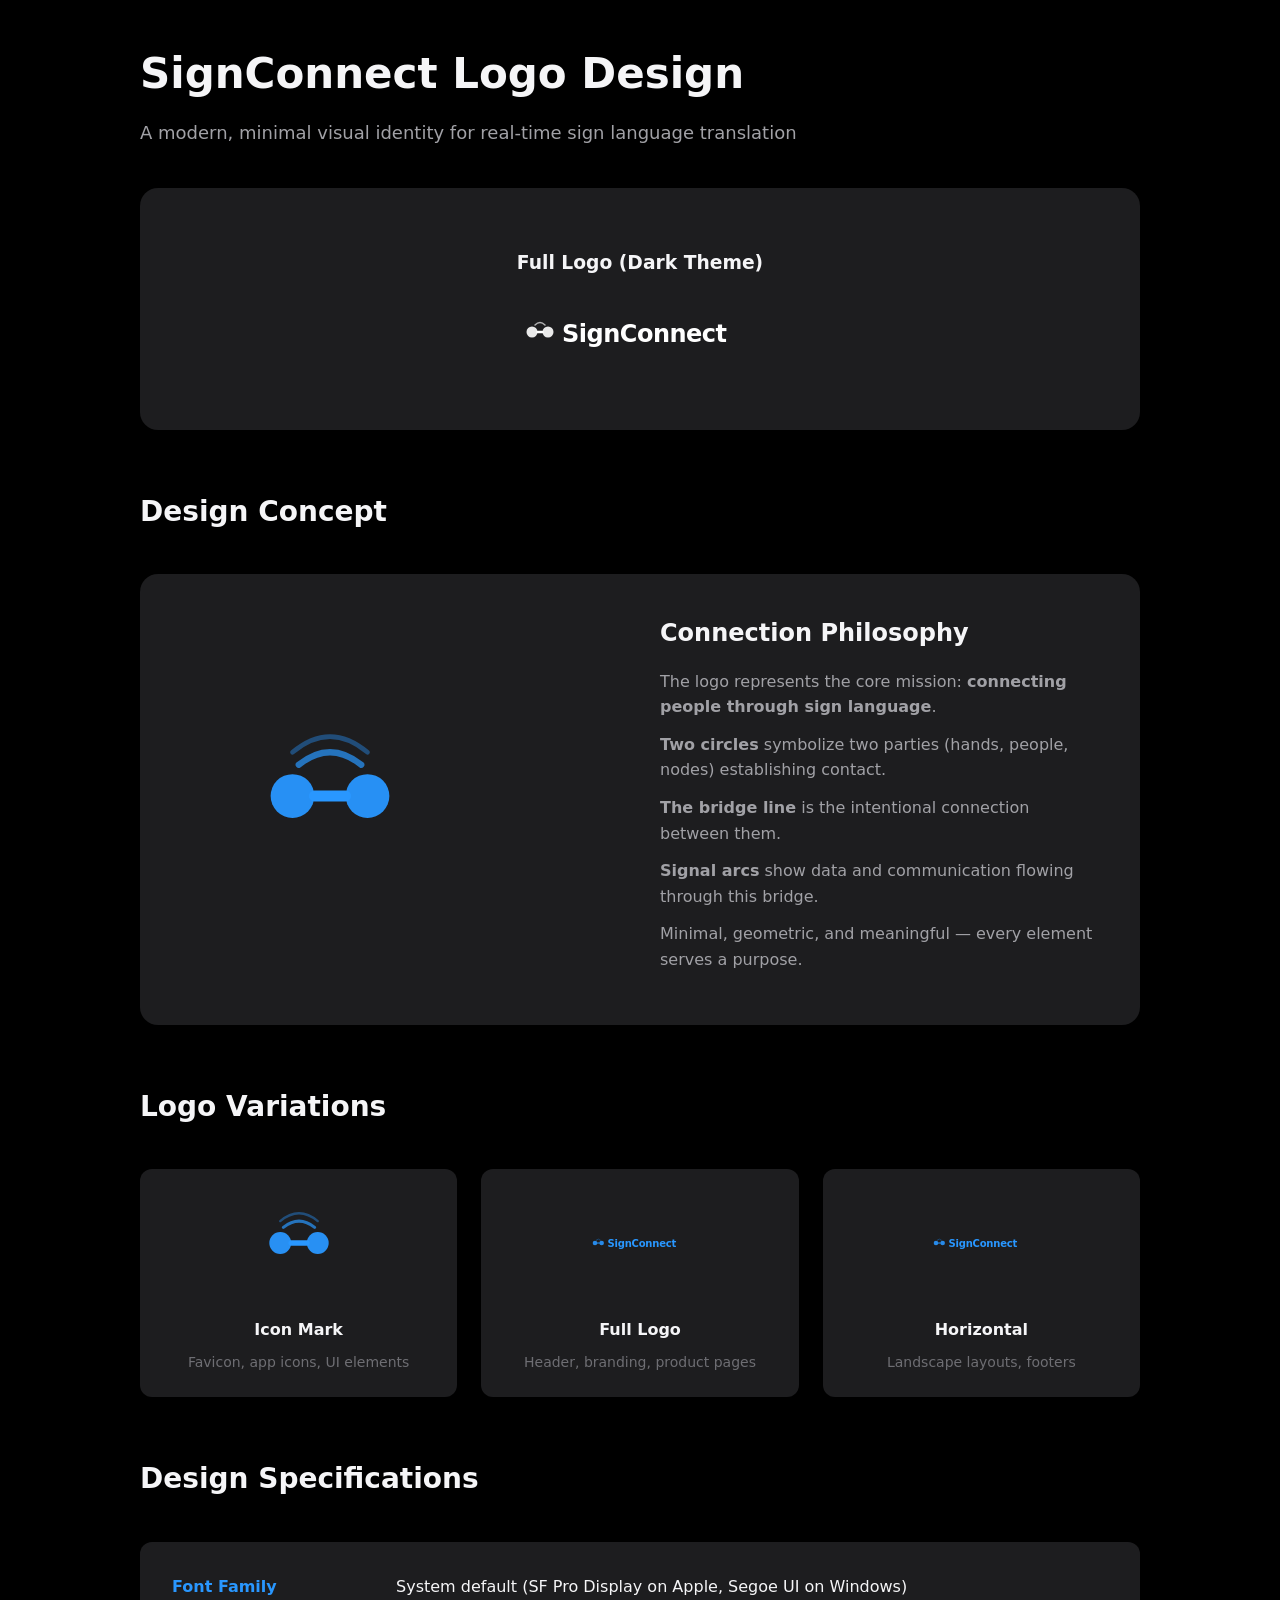
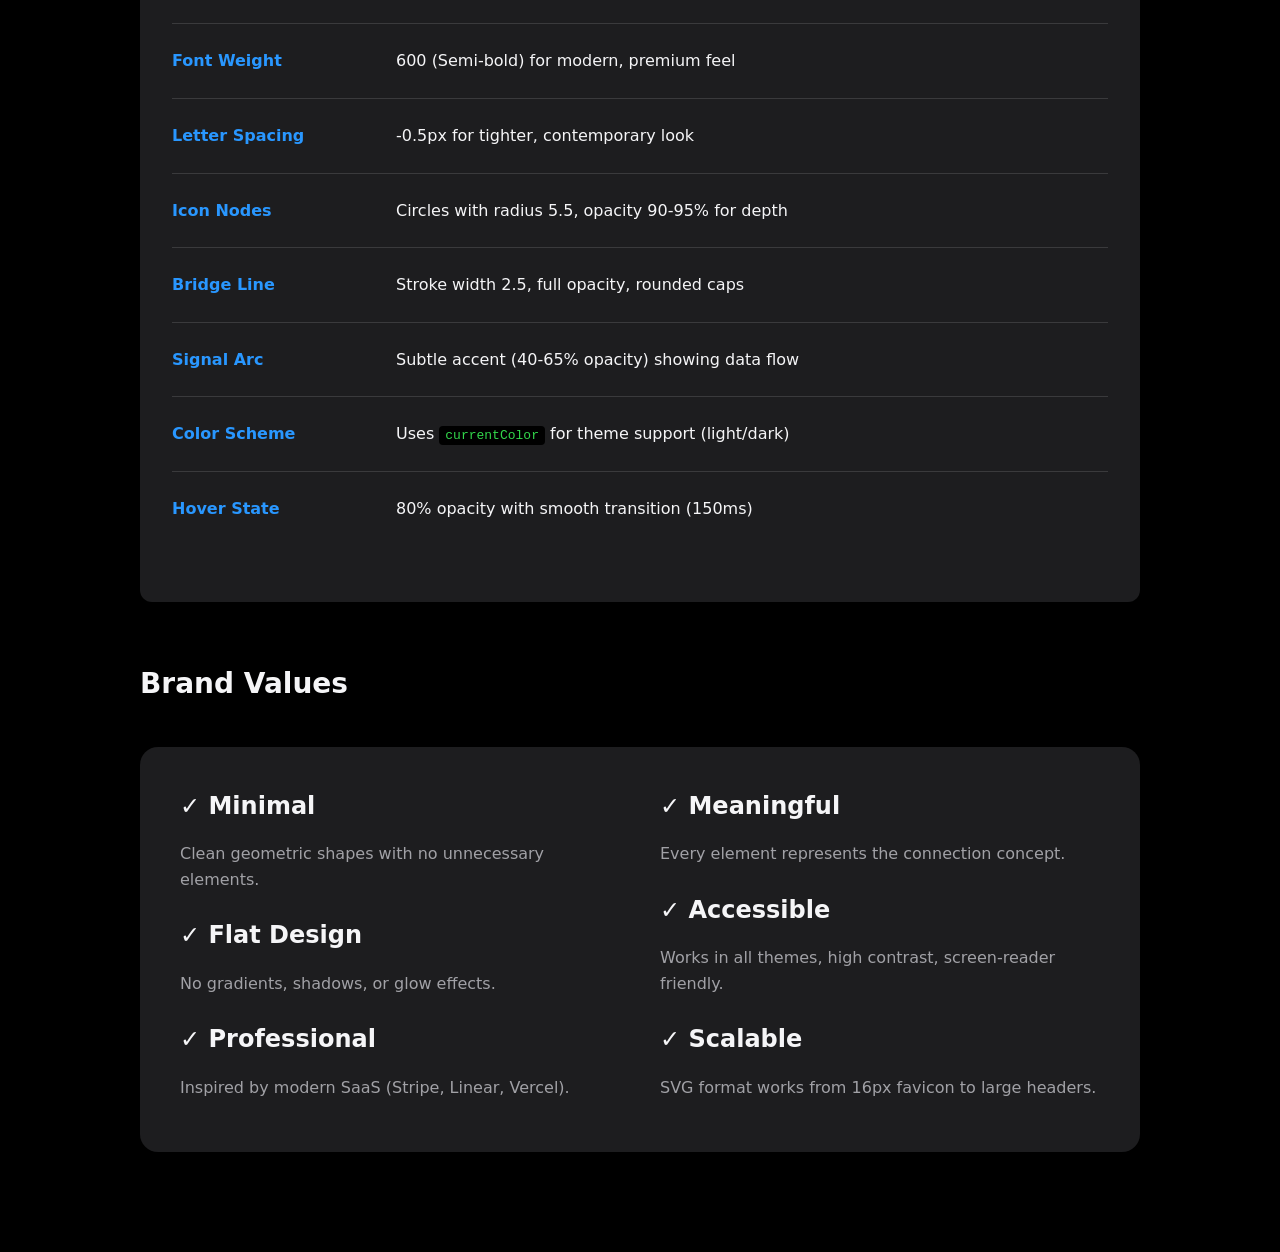
<file: static/logo-showcase.html>
<!DOCTYPE html>
<html lang="en">
<head>
    <meta charset="UTF-8">
    <meta name="viewport" content="width=device-width, initial-scale=1.0">
    <title>SignConnect Logo Design</title>
    <style>
        * { margin: 0; padding: 0; box-sizing: border-box; }
        
        body {
            font-family: system-ui, -apple-system, "SF Pro Display", sans-serif;
            background: #000;
            color: #f5f5f7;
            padding: 40px 20px;
            line-height: 1.6;
        }
        
        .container { max-width: 1000px; margin: 0 auto; }
        
        h1 { font-size: 42px; margin-bottom: 12px; font-weight: 700; }
        .subtitle { font-size: 18px; color: #a1a1a6; margin-bottom: 40px; }
        
        section { margin: 60px 0; }
        section h2 { font-size: 28px; font-weight: 600; margin-bottom: 24px; }
        
        /* Logo Showcase */
        .showcase {
            display: grid;
            grid-template-columns: 1fr 1fr;
            gap: 40px;
            align-items: center;
            padding: 40px;
            background: #1d1d1f;
            border-radius: 18px;
            margin: 40px 0;
        }
        
        .showcase svg { width: 100%; max-width: 300px; }
        
        .showcase-text h3 { font-size: 24px; margin-bottom: 16px; }
        .showcase-text p { margin-bottom: 12px; color: #a1a1a6; }
        
        /* Full Logo Display */
        .logo-display {
            background: #1d1d1f;
            padding: 60px;
            border-radius: 18px;
            text-align: center;
            margin: 40px 0;
        }
        
        .logo-display h3 { margin-bottom: 24px; }
        .logo-display svg { max-width: 600px; height: auto; }
        
        /* Icon Grid */
        .icon-grid {
            display: grid;
            grid-template-columns: repeat(3, 1fr);
            gap: 24px;
            margin: 40px 0;
        }
        
        .icon-item {
            background: #1d1d1f;
            padding: 24px;
            border-radius: 12px;
            text-align: center;
        }
        
        .icon-item svg { width: 100px; height: 100px; margin-bottom: 16px; }
        .icon-item h4 { margin-bottom: 8px; font-size: 16px; }
        .icon-item p { font-size: 14px; color: #6e6e73; }
        
        /* Design Details */
        .details {
            background: #1d1d1f;
            padding: 32px;
            border-radius: 12px;
            margin: 40px 0;
        }
        
        .detail-row {
            display: grid;
            grid-template-columns: 200px 1fr;
            gap: 24px;
            margin-bottom: 24px;
            padding-bottom: 24px;
            border-bottom: 1px solid #3a3a3c;
        }
        
        .detail-row:last-child { border-bottom: none; }
        .detail-label { font-weight: 600; color: #2997ff; }
        
        /* Code Block */
        code {
            background: #000;
            padding: 2px 6px;
            border-radius: 4px;
            font-family: "SF Mono", monospace;
            font-size: 13px;
            color: #32d74b;
        }
        
        @media (max-width: 768px) {
            .showcase, .icon-grid { grid-template-columns: 1fr; }
            h1 { font-size: 32px; }
        }
    </style>
</head>
<body>
    <div class="container">
        <h1>SignConnect Logo Design</h1>
        <p class="subtitle">A modern, minimal visual identity for real-time sign language translation</p>
        
        <!-- Full Logo Showcase -->
        <section class="logo-display">
            <h3>Full Logo (Dark Theme)</h3>
            <svg xmlns="http://www.w3.org/2000/svg" viewBox="0 0 240 60" width="240" height="60" style="filter: brightness(1.1);">
                <g id="connection-icon">
                    <circle cx="12" cy="30" r="5.5" fill="currentColor" opacity="0.9"/>
                    <circle cx="28" cy="30" r="5.5" fill="currentColor" opacity="0.9"/>
                    <line x1="17.5" y1="30" x2="22.5" y2="30" stroke="currentColor" stroke-width="2.5" stroke-linecap="round" fill="none"/>
                    <path d="M 15 23 Q 20 18 25 23" stroke="currentColor" stroke-width="1.5" stroke-linecap="round" fill="none" opacity="0.65"/>
                </g>
                <text x="42" y="40" font-family="system-ui, -apple-system, 'SF Pro Display', sans-serif" font-size="24" font-weight="600" letter-spacing="-0.5" fill="currentColor">SignConnect</text>
            </svg>
        </section>
        
        <!-- Design Concept -->
        <section>
            <h2>Design Concept</h2>
            <div class="showcase">
                <div>
                    <svg xmlns="http://www.w3.org/2000/svg" viewBox="0 0 64 64" width="200" height="200">
                        <defs><style>.icon-node { fill: #2997ff; } .icon-bridge { stroke: #2997ff; fill: none; stroke-linecap: round; }</style></defs>
                        <circle class="icon-node" cx="20" cy="32" r="7" opacity="0.95"/>
                        <circle class="icon-node" cx="44" cy="32" r="7" opacity="0.95"/>
                        <line class="icon-bridge" x1="27" y1="32" x2="37" y2="32" stroke-width="3.5"/>
                        <path class="icon-bridge" d="M 22 22 Q 32 14 42 22" stroke-width="2" opacity="0.7"/>
                        <path class="icon-bridge" d="M 20 18 Q 32 8 44 18" stroke-width="1.5" opacity="0.4"/>
                    </svg>
                </div>
                <div class="showcase-text">
                    <h3>Connection Philosophy</h3>
                    <p>The logo represents the core mission: <strong>connecting people through sign language</strong>.</p>
                    <p><strong>Two circles</strong> symbolize two parties (hands, people, nodes) establishing contact.</p>
                    <p><strong>The bridge line</strong> is the intentional connection between them.</p>
                    <p><strong>Signal arcs</strong> show data and communication flowing through this bridge.</p>
                    <p>Minimal, geometric, and meaningful — every element serves a purpose.</p>
                </div>
            </div>
        </section>
        
        <!-- Logo Variations -->
        <section>
            <h2>Logo Variations</h2>
            <div class="icon-grid">
                <div class="icon-item">
                    <svg xmlns="http://www.w3.org/2000/svg" viewBox="0 0 64 64">
                        <circle cx="20" cy="32" r="7" fill="#2997ff" opacity="0.95"/>
                        <circle cx="44" cy="32" r="7" fill="#2997ff" opacity="0.95"/>
                        <line x1="27" y1="32" x2="37" y2="32" stroke="#2997ff" stroke-width="3.5" stroke-linecap="round"/>
                        <path d="M 22 22 Q 32 14 42 22" stroke="#2997ff" stroke-width="2" fill="none" stroke-linecap="round" opacity="0.7"/>
                        <path d="M 20 18 Q 32 8 44 18" stroke="#2997ff" stroke-width="1.5" fill="none" stroke-linecap="round" opacity="0.4"/>
                    </svg>
                    <h4>Icon Mark</h4>
                    <p>Favicon, app icons, UI elements</p>
                </div>
                <div class="icon-item">
                    <svg xmlns="http://www.w3.org/2000/svg" viewBox="0 0 240 60" width="200" height="50">
                        <g><circle cx="12" cy="30" r="5.5" fill="#2997ff" opacity="0.9"/><circle cx="28" cy="30" r="5.5" fill="#2997ff" opacity="0.9"/><line x1="17.5" y1="30" x2="22.5" y2="30" stroke="#2997ff" stroke-width="2.5" stroke-linecap="round"/><path d="M 15 23 Q 20 18 25 23" stroke="#2997ff" stroke-width="1.5" stroke-linecap="round" opacity="0.65"/></g>
                        <text x="42" y="40" font-family="system-ui" font-size="24" font-weight="600" letter-spacing="-0.5" fill="#2997ff">SignConnect</text>
                    </svg>
                    <h4>Full Logo</h4>
                    <p>Header, branding, product pages</p>
                </div>
                <div class="icon-item">
                    <svg xmlns="http://www.w3.org/2000/svg" viewBox="0 0 240 60" width="160" height="40">
                        <g><circle cx="12" cy="30" r="5.5" fill="#2997ff" opacity="0.9"/><circle cx="28" cy="30" r="5.5" fill="#2997ff" opacity="0.9"/><line x1="17.5" y1="30" x2="22.5" y2="30" stroke="#2997ff" stroke-width="2.5" stroke-linecap="round"/><path d="M 15 23 Q 20 18 25 23" stroke="#2997ff" stroke-width="1.5" stroke-linecap="round" opacity="0.65"/></g>
                        <text x="42" y="40" font-family="system-ui" font-size="24" font-weight="600" letter-spacing="-0.5" fill="#2997ff">SignConnect</text>
                    </svg>
                    <h4>Horizontal</h4>
                    <p>Landscape layouts, footers</p>
                </div>
            </div>
        </section>
        
        <!-- Design Details -->
        <section>
            <h2>Design Specifications</h2>
            <div class="details">
                <div class="detail-row">
                    <div class="detail-label">Font Family</div>
                    <div>System default (SF Pro Display on Apple, Segoe UI on Windows)</div>
                </div>
                <div class="detail-row">
                    <div class="detail-label">Font Weight</div>
                    <div>600 (Semi-bold) for modern, premium feel</div>
                </div>
                <div class="detail-row">
                    <div class="detail-label">Letter Spacing</div>
                    <div>-0.5px for tighter, contemporary look</div>
                </div>
                <div class="detail-row">
                    <div class="detail-label">Icon Nodes</div>
                    <div>Circles with radius 5.5, opacity 90-95% for depth</div>
                </div>
                <div class="detail-row">
                    <div class="detail-label">Bridge Line</div>
                    <div>Stroke width 2.5, full opacity, rounded caps</div>
                </div>
                <div class="detail-row">
                    <div class="detail-label">Signal Arc</div>
                    <div>Subtle accent (40-65% opacity) showing data flow</div>
                </div>
                <div class="detail-row">
                    <div class="detail-label">Color Scheme</div>
                    <div>Uses <code>currentColor</code> for theme support (light/dark)</div>
                </div>
                <div class="detail-row">
                    <div class="detail-label">Hover State</div>
                    <div>80% opacity with smooth transition (150ms)</div>
                </div>
            </div>
        </section>
        
        <!-- Brand Values -->
        <section>
            <h2>Brand Values</h2>
            <div class="showcase">
                <div class="showcase-text">
                    <h3>✓ Minimal</h3>
                    <p>Clean geometric shapes with no unnecessary elements.</p>
                    <h3 style="margin-top: 24px;">✓ Flat Design</h3>
                    <p>No gradients, shadows, or glow effects.</p>
                    <h3 style="margin-top: 24px;">✓ Professional</h3>
                    <p>Inspired by modern SaaS (Stripe, Linear, Vercel).</p>
                </div>
                <div class="showcase-text">
                    <h3>✓ Meaningful</h3>
                    <p>Every element represents the connection concept.</p>
                    <h3 style="margin-top: 24px;">✓ Accessible</h3>
                    <p>Works in all themes, high contrast, screen-reader friendly.</p>
                    <h3 style="margin-top: 24px;">✓ Scalable</h3>
                    <p>SVG format works from 16px favicon to large headers.</p>
                </div>
            </div>
        </section>
    </div>
</body>
</html>
</file>
